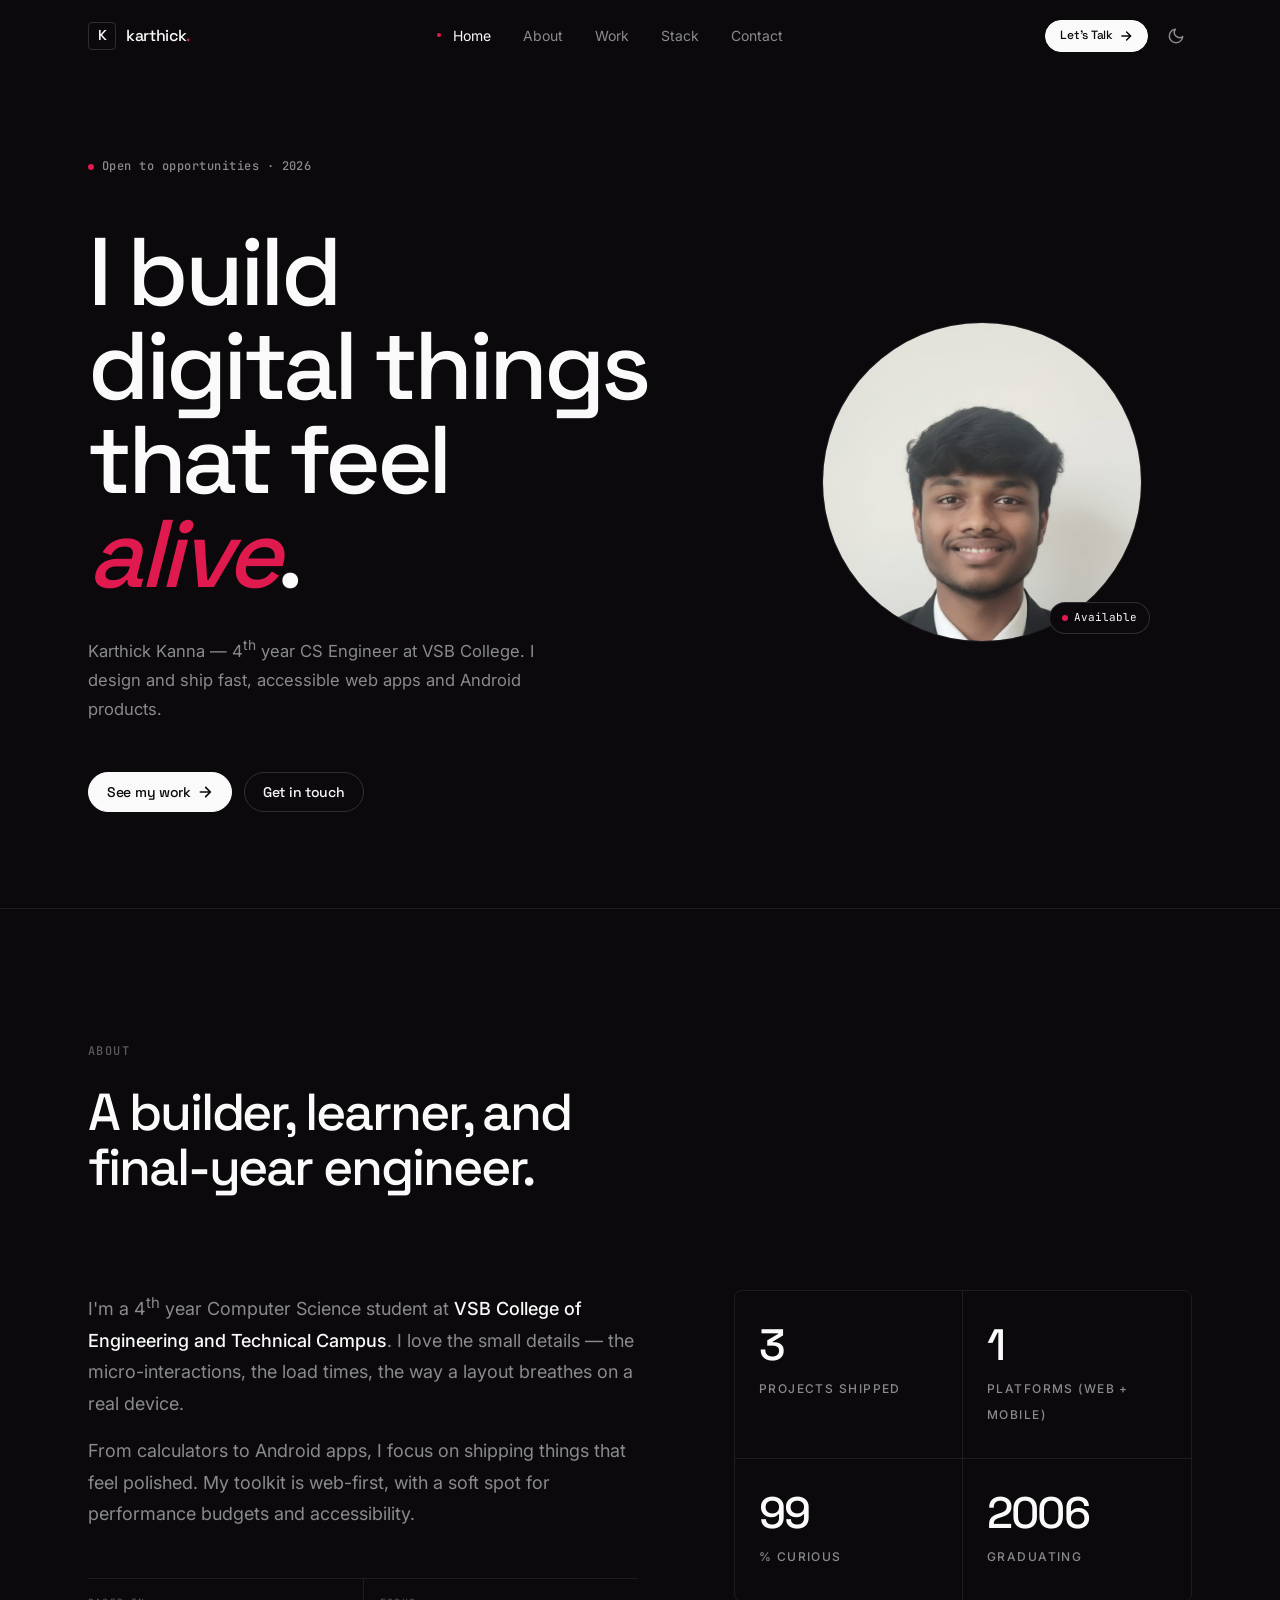
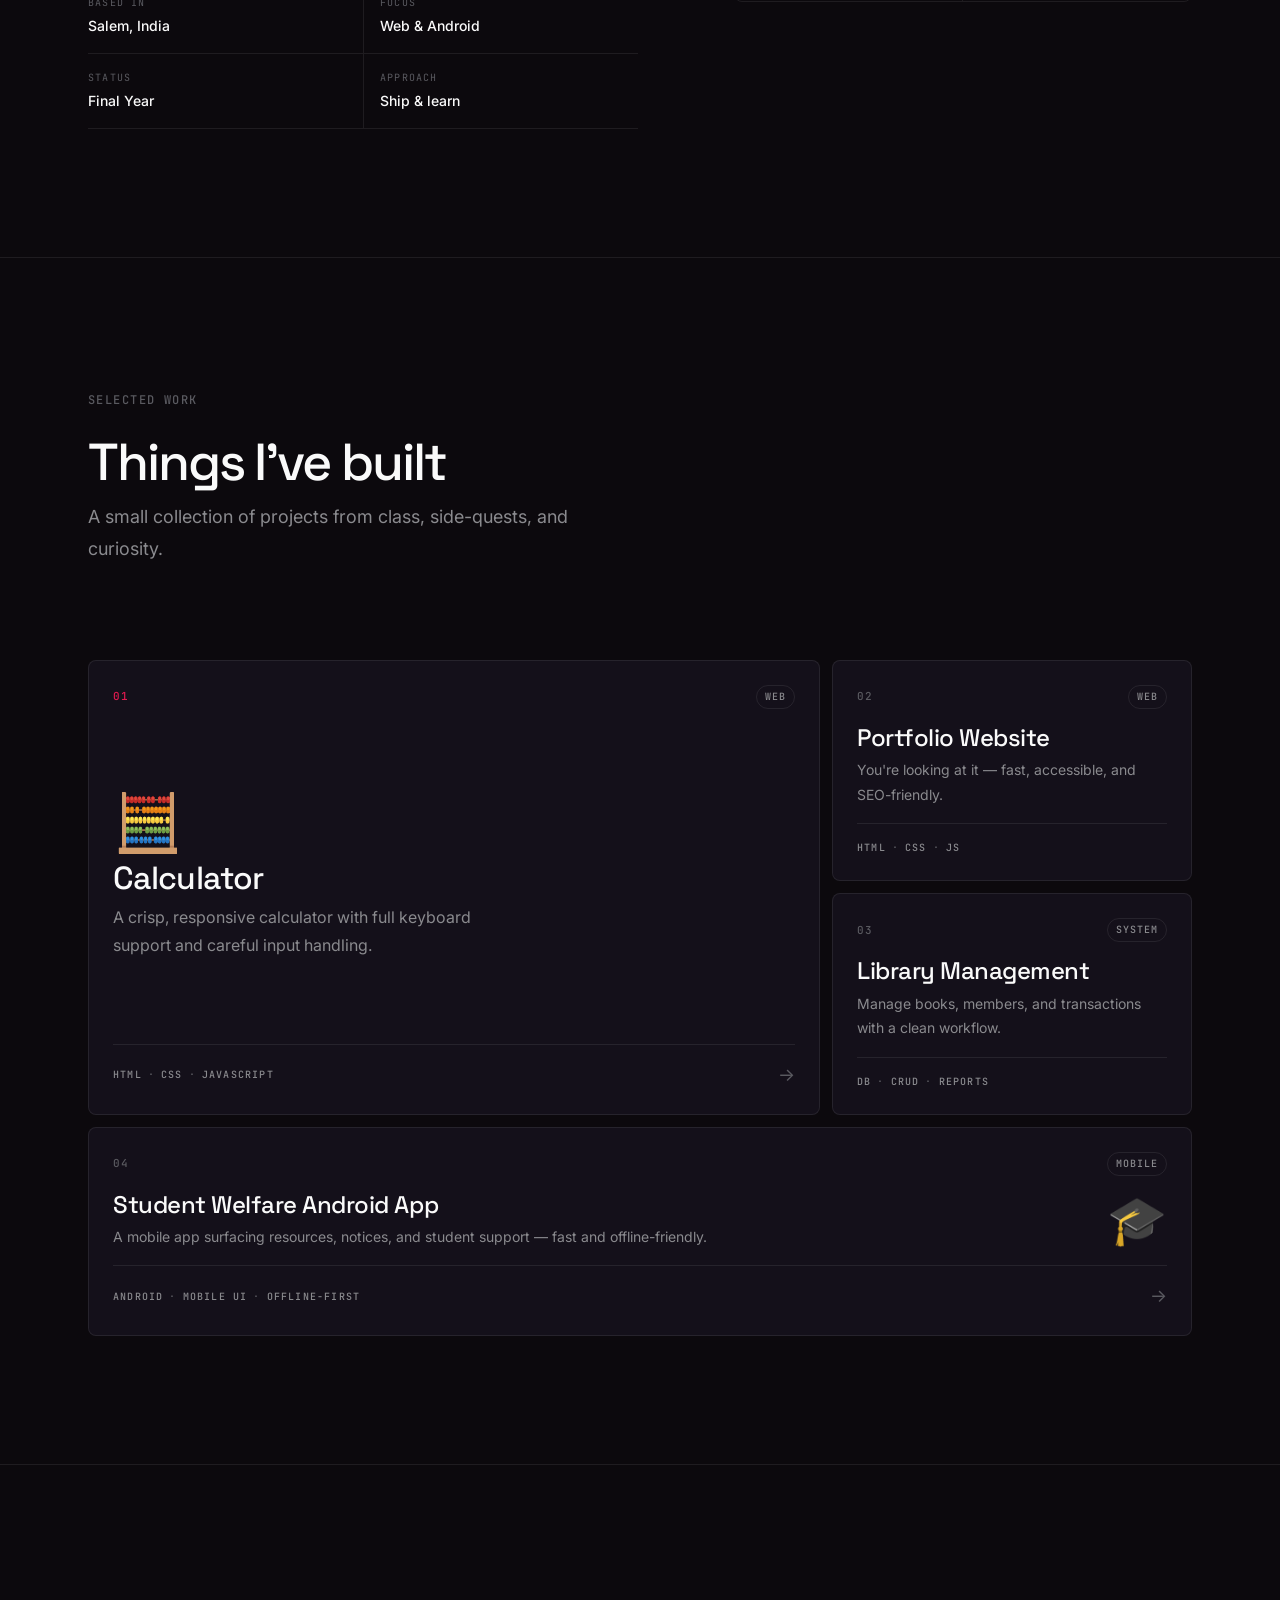
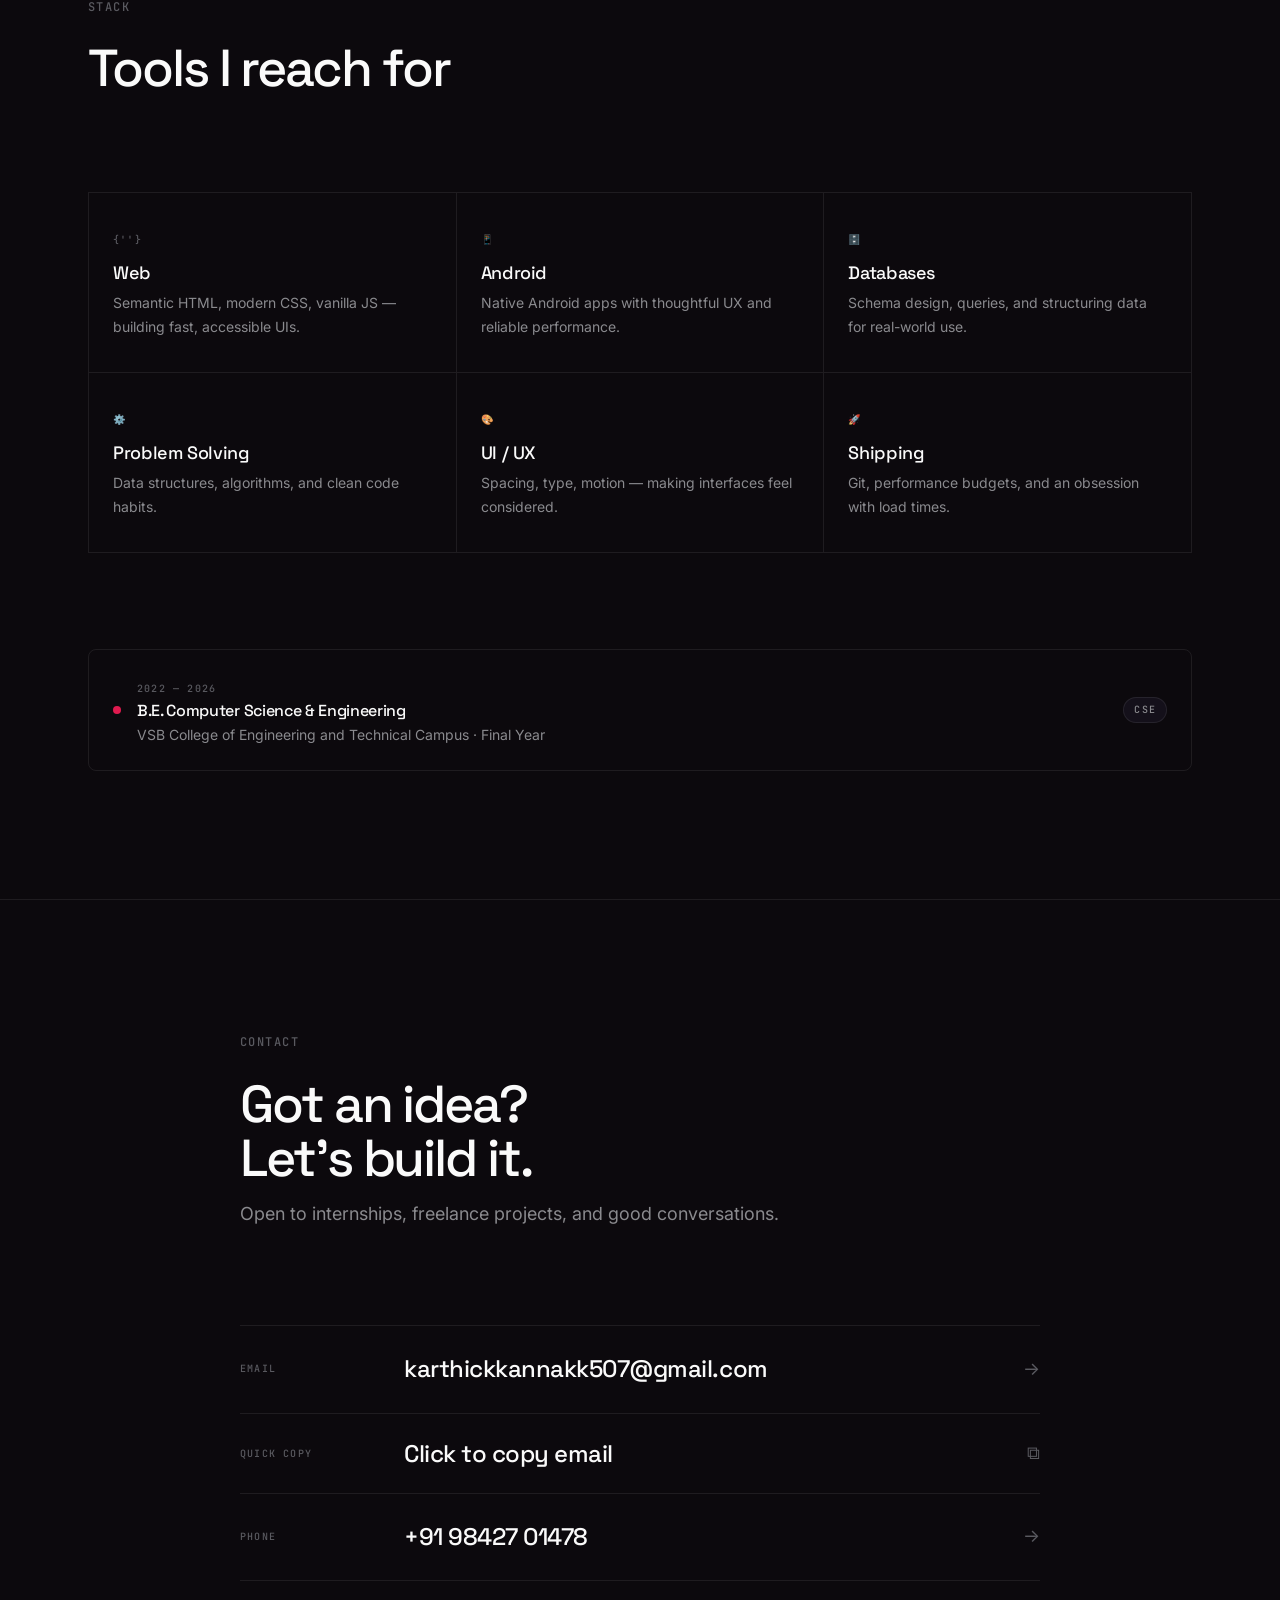
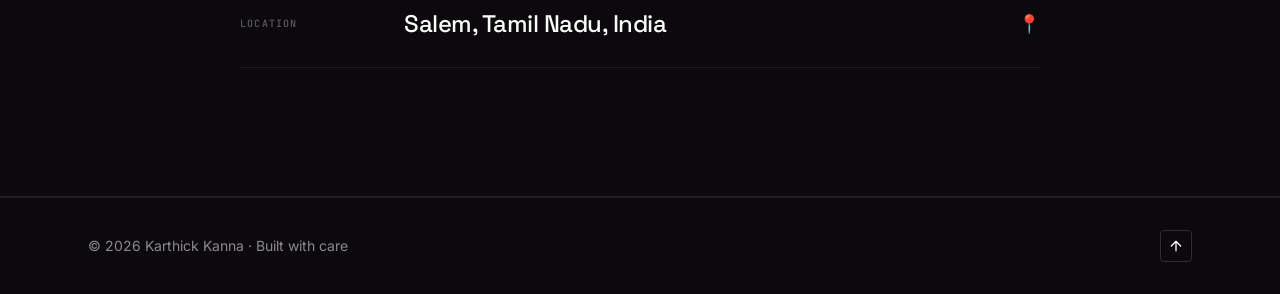
<file: index.html>
<!DOCTYPE html>
<html lang="en" data-theme="dark">
<head>
    <meta charset="UTF-8">
    <meta name="viewport" content="width=device-width, initial-scale=1.0, viewport-fit=cover">
    <meta name="theme-color" content="#0c090d" media="(prefers-color-scheme: dark)">
    <meta name="theme-color" content="#FAFAF9" media="(prefers-color-scheme: light)">
    <meta http-equiv="X-Content-Type-Options" content="nosniff">
    <meta http-equiv="Referrer-Policy" content="strict-origin-when-cross-origin">
    <meta http-equiv="Permissions-Policy" content="geolocation=(), microphone=(), camera=()">

    <title>Karthick Kanna | Computer Science Engineer Portfolio</title>
    <meta name="description" content="Portfolio of Karthick Kanna, a 4th year Computer Science Engineering student at VSB College. Showcasing projects in web development and Android app development.">
    <meta name="keywords" content="Karthick Kanna, portfolio, computer science, software engineer, web developer, Android developer, VSB College, Salem">
    <meta name="author" content="Karthick Kanna">
    <meta name="robots" content="index, follow">
    <link rel="canonical" href="/">

    <meta property="og:type" content="website">
    <meta property="og:title" content="Karthick Kanna | CS Engineer Portfolio">
    <meta property="og:description" content="Computer Science Engineering student passionate about building web and mobile experiences.">
    <meta property="og:url" content="/">
    <meta property="og:site_name" content="Karthick Kanna Portfolio">
    <meta property="og:locale" content="en_US">

    <meta name="twitter:card" content="summary_large_image">
    <meta name="twitter:title" content="Karthick Kanna | CS Engineer Portfolio">
    <meta name="twitter:description" content="Computer Science Engineering student passionate about building web and mobile experiences.">

    <link rel="icon" type="image/svg+xml" href="data:image/svg+xml,%3Csvg xmlns='http://www.w3.org/2000/svg' viewBox='0 0 100 100'%3E%3Cdefs%3E%3ClinearGradient id='g' x1='0' y1='0' x2='1' y2='1'%3E%3Cstop offset='0' stop-color='%23e01a4f'/%3E%3Cstop offset='1' stop-color='%23f15946'/%3E%3C/linearGradient%3E%3C/defs%3E%3Crect width='100' height='100' rx='22' fill='url(%23g)'/%3E%3Ctext x='50' y='68' text-anchor='middle' font-family='system-ui' font-size='58' font-weight='800' fill='white'%3EK%3C/text%3E%3C/svg%3E">
    <link rel="preconnect" href="https://fonts.googleapis.com">
    <link rel="preconnect" href="https://fonts.gstatic.com" crossorigin>
    <link rel="preload" as="style" href="https://fonts.googleapis.com/css2?family=Space+Grotesk:wght@400;500;600;700&family=Inter:wght@400;500;600;700&family=JetBrains+Mono:wght@400;500&display=swap">
    <link rel="stylesheet" href="https://fonts.googleapis.com/css2?family=Space+Grotesk:wght@400;500;600;700&family=Inter:wght@400;500;600;700&family=JetBrains+Mono:wght@400;500&display=swap" media="print" onload="this.media='all'">
    <noscript><link rel="stylesheet" href="https://fonts.googleapis.com/css2?family=Space+Grotesk:wght@400;500;600;700&family=Inter:wght@400;500;600;700&family=JetBrains+Mono:wght@400;500&display=swap"></noscript>

    <link rel="stylesheet" href="styles.css">

    <script type="application/ld+json">
    {
        "@context": "https://schema.org",
        "@type": "Person",
        "name": "Karthick Kanna",
        "jobTitle": "Computer Science Engineering Student",
        "url": "/",
        "email": "mailto:karthickkannakk507@gmail.com",
        "telephone": "+91-9842701478",
        "address": { "@type": "PostalAddress", "addressLocality": "Salem", "addressCountry": "IN" },
        "alumniOf": { "@type": "CollegeOrUniversity", "name": "VSB College of Engineering and Technical Campus" }
    }
    </script>
</head>
<body>
    <a href="#main" class="skip-link">Skip to main content</a>

    <header class="header" id="header">
        <nav class="nav container" aria-label="Primary">
            <a href="#home" class="logo" aria-label="Karthick Kanna - Home">
                <span class="logo-mark" aria-hidden="true">K</span>
                <span class="logo-text">karthick<span class="logo-dot">.</span></span>
            </a>
            <ul class="nav-list" id="nav-list">
                <li><a href="#home" class="nav-link active">Home</a></li>
                <li><a href="#about" class="nav-link">About</a></li>
                <li><a href="#work" class="nav-link">Work</a></li>
                <li><a href="#stack" class="nav-link">Stack</a></li>
                <li><a href="#contact" class="nav-link">Contact</a></li>
            </ul>
            <div class="nav-actions">
                <a href="#contact" class="btn btn-primary btn-sm magnetic">
                    Let's Talk
                    <svg width="14" height="14" viewBox="0 0 24 24" fill="none" stroke="currentColor" stroke-width="2.5" stroke-linecap="round" stroke-linejoin="round" aria-hidden="true"><path d="M5 12h14M13 5l7 7-7 7"/></svg>
                </a>
                <button id="theme-toggle" class="icon-btn" aria-label="Toggle color theme" type="button">
                    <svg class="icon-sun" width="18" height="18" viewBox="0 0 24 24" fill="none" stroke="currentColor" stroke-width="2" stroke-linecap="round" stroke-linejoin="round" aria-hidden="true"><circle cx="12" cy="12" r="4"/><path d="M12 2v2M12 20v2M4.93 4.93l1.41 1.41M17.66 17.66l1.41 1.41M2 12h2M20 12h2M4.93 19.07l1.41-1.41M17.66 6.34l1.41-1.41"/></svg>
                    <svg class="icon-moon" width="18" height="18" viewBox="0 0 24 24" fill="none" stroke="currentColor" stroke-width="2" stroke-linecap="round" stroke-linejoin="round" aria-hidden="true"><path d="M21 12.79A9 9 0 1 1 11.21 3 7 7 0 0 0 21 12.79z"/></svg>
                </button>
                <button id="menu-toggle" class="icon-btn menu-toggle" aria-label="Toggle navigation menu" aria-expanded="false" aria-controls="nav-list" type="button">
                    <span></span><span></span><span></span>
                </button>
            </div>
        </nav>
    </header>

    <main id="main">
        <!-- HERO -->
        <section id="home" class="hero">
            <div class="container hero-inner">
                <div class="hero-content">
                    <span class="chip reveal">
                        <span class="status-dot" aria-hidden="true"></span>
                        Open to opportunities · 2026
                    </span>
                    <h1 class="hero-title reveal">
                        <span class="line">I build</span>
                        <span class="line">digital things</span>
                        <span class="line">that feel <em>alive</em>.</span>
                    </h1>
                    <p class="hero-subtitle reveal">
                        Karthick Kanna — 4<sup>th</sup> year CS Engineer at VSB College.
                        I design and ship fast, accessible web apps and Android products.
                    </p>
                    <div class="hero-cta reveal">
                        <a href="#work" class="btn btn-primary magnetic">
                            See my work
                            <svg width="16" height="16" viewBox="0 0 24 24" fill="none" stroke="currentColor" stroke-width="2.5" stroke-linecap="round" stroke-linejoin="round" aria-hidden="true"><path d="M5 12h14M13 5l7 7-7 7"/></svg>
                        </a>
                        <a href="#contact" class="btn btn-ghost magnetic">Get in touch</a>
                    </div>
                </div>

                <figure class="hero-portrait reveal" aria-label="Karthick Kanna portrait">
                    <div class="portrait-img-wrap">
                        <img src="kk.jpeg"
                             alt="Karthick Kanna — Computer Science Engineering student"
                             width="420" height="420"
                             loading="eager" fetchpriority="high">
                    </div>
                    <span class="portrait-badge">
                        <span class="portrait-badge-dot" aria-hidden="true"></span>
                        Available
                    </span>
                </figure>
            </div>
        </section>

        <!-- ABOUT -->
        <section id="about" class="section">
            <div class="container">
                <header class="section-head section-head-left reveal">
                    <span class="eyebrow">About</span>
                    <h2 class="section-title">
                        A builder, learner, and<br>
                        final-year engineer.
                    </h2>
                </header>

                <div class="about-grid">
                    <div class="about-text reveal">
                        <p>
                            I'm a 4<sup>th</sup> year Computer Science student at
                            <strong>VSB College of Engineering and Technical Campus</strong>.
                            I love the small details — the micro-interactions, the load times,
                            the way a layout breathes on a real device.
                        </p>
                        <p>
                            From calculators to Android apps, I focus on shipping things that
                            feel polished. My toolkit is web-first, with a soft spot for
                            performance budgets and accessibility.
                        </p>

                        <ul class="about-meta">
                            <li><span>Based in</span><strong>Salem, India</strong></li>
                            <li><span>Focus</span><strong>Web & Android</strong></li>
                            <li><span>Status</span><strong>Final Year</strong></li>
                            <li><span>Approach</span><strong>Ship & learn</strong></li>
                        </ul>
                    </div>

                    <aside class="stat-grid reveal" aria-label="Quick stats">
                        <div class="stat-card stat-card-violet">
                            <span class="stat-num" data-count="4">0</span>
                            <span class="stat-label">Projects shipped</span>
                        </div>
                        <div class="stat-card stat-card-pink">
                            <span class="stat-num" data-count="2">0</span>
                            <span class="stat-label">Platforms (web + mobile)</span>
                        </div>
                        <div class="stat-card stat-card-cyan">
                            <span class="stat-num" data-count="100">0</span>
                            <span class="stat-label">% curious</span>
                        </div>
                        <div class="stat-card stat-card-lime">
                            <span class="stat-num" data-count="2026">2026</span>
                            <span class="stat-label">Graduating</span>
                        </div>
                    </aside>
                </div>
            </div>
        </section>

        <!-- WORK / PROJECTS -->
        <section id="work" class="section section-alt">
            <div class="container">
                <header class="section-head reveal">
                    <span class="eyebrow">Selected Work</span>
                    <h2 class="section-title">Things I've built</h2>
                    <p class="section-sub">A small collection of projects from class, side-quests, and curiosity.</p>
                </header>

                <div class="work-grid">
                    <!-- Feature: Calculator (4 cols × 2 rows) -->
                    <article class="work-card work-card-feature reveal" data-accent="violet">
                        <header class="work-head">
                            <span class="work-num">01</span>
                            <span class="work-cat">Web</span>
                        </header>
                        <div class="work-body">
                            <span class="work-emoji" aria-hidden="true">🧮</span>
                            <h3>Calculator</h3>
                            <p>A crisp, responsive calculator with full keyboard support and careful input handling.</p>
                        </div>
                        <footer class="work-foot">
                            <ul class="tags" aria-label="Tech stack">
                                <li>HTML</li><li>CSS</li><li>JavaScript</li>
                            </ul>
                            <span class="work-arrow" aria-hidden="true">→</span>
                        </footer>
                    </article>

                    <!-- Compact: Portfolio (2 cols × 1 row) -->
                    <article class="work-card work-card-sm reveal" data-accent="pink">
                        <header class="work-head">
                            <span class="work-num">02</span>
                            <span class="work-cat">Web</span>
                        </header>
                        <div class="work-body">
                            <h3>Portfolio Website</h3>
                            <p>You're looking at it — fast, accessible, and SEO-friendly.</p>
                        </div>
                        <footer class="work-foot">
                            <ul class="tags" aria-label="Tech stack">
                                <li>HTML</li><li>CSS</li><li>JS</li>
                            </ul>
                        </footer>
                    </article>

                    <!-- Compact: Library (2 cols × 1 row) -->
                    <article class="work-card work-card-sm reveal" data-accent="cyan">
                        <header class="work-head">
                            <span class="work-num">03</span>
                            <span class="work-cat">System</span>
                        </header>
                        <div class="work-body">
                            <h3>Library Management</h3>
                            <p>Manage books, members, and transactions with a clean workflow.</p>
                        </div>
                        <footer class="work-foot">
                            <ul class="tags" aria-label="Tech stack">
                                <li>DB</li><li>CRUD</li><li>Reports</li>
                            </ul>
                        </footer>
                    </article>

                    <!-- Wide: Android (6 cols × 1 row) -->
                    <article class="work-card work-card-wide reveal" data-accent="lime">
                        <header class="work-head">
                            <span class="work-num">04</span>
                            <span class="work-cat">Mobile</span>
                        </header>
                        <div class="work-body work-body-split">
                            <div class="work-body-text">
                                <h3>Student Welfare Android App</h3>
                                <p>A mobile app surfacing resources, notices, and student support — fast and offline-friendly.</p>
                            </div>
                            <span class="work-emoji" aria-hidden="true">🎓</span>
                        </div>
                        <footer class="work-foot">
                            <ul class="tags" aria-label="Tech stack">
                                <li>Android</li><li>Mobile UI</li><li>Offline-first</li>
                            </ul>
                            <span class="work-arrow" aria-hidden="true">→</span>
                        </footer>
                    </article>
                </div>
            </div>
        </section>

        <!-- STACK / SKILLS -->
        <section id="stack" class="section">
            <div class="container">
                <header class="section-head reveal">
                    <span class="eyebrow">Stack</span>
                    <h2 class="section-title">Tools I reach for</h2>
                </header>

                <div class="stack-grid">
                    <article class="stack-card reveal" data-accent="violet">
                        <span class="stack-icon" aria-hidden="true">{'</>'}</span>
                        <h3>Web</h3>
                        <p>Semantic HTML, modern CSS, vanilla JS — building fast, accessible UIs.</p>
                    </article>
                    <article class="stack-card reveal" data-accent="pink">
                        <span class="stack-icon" aria-hidden="true">📱</span>
                        <h3>Android</h3>
                        <p>Native Android apps with thoughtful UX and reliable performance.</p>
                    </article>
                    <article class="stack-card reveal" data-accent="cyan">
                        <span class="stack-icon" aria-hidden="true">🗄️</span>
                        <h3>Databases</h3>
                        <p>Schema design, queries, and structuring data for real-world use.</p>
                    </article>
                    <article class="stack-card reveal" data-accent="lime">
                        <span class="stack-icon" aria-hidden="true">⚙️</span>
                        <h3>Problem Solving</h3>
                        <p>Data structures, algorithms, and clean code habits.</p>
                    </article>
                    <article class="stack-card reveal" data-accent="orange">
                        <span class="stack-icon" aria-hidden="true">🎨</span>
                        <h3>UI / UX</h3>
                        <p>Spacing, type, motion — making interfaces feel considered.</p>
                    </article>
                    <article class="stack-card reveal" data-accent="violet">
                        <span class="stack-icon" aria-hidden="true">🚀</span>
                        <h3>Shipping</h3>
                        <p>Git, performance budgets, and an obsession with load times.</p>
                    </article>
                </div>

                <!-- Education strip -->
                <aside class="edu-strip reveal" aria-label="Education">
                    <div class="edu-dot" aria-hidden="true"></div>
                    <div class="edu-text">
                        <span class="edu-year">2022 — 2026</span>
                        <h3>B.E. Computer Science &amp; Engineering</h3>
                        <p>VSB College of Engineering and Technical Campus · Final Year</p>
                    </div>
                    <span class="edu-pill">CSE</span>
                </aside>
            </div>
        </section>

        <!-- CONTACT -->
        <section id="contact" class="section section-dark">
            <div class="container">
                <div class="contact-wrap">
                    <header class="section-head section-head-left reveal">
                        <span class="eyebrow">Contact</span>
                        <h2 class="section-title">
                            Got an idea?<br>
                            Let's build it.
                        </h2>
                        <p class="section-sub">
                            Open to internships, freelance projects, and good conversations.
                        </p>
                    </header>

                    <div class="contact-grid">
                        <a class="contact-card reveal magnetic" href="mailto:karthickkannakk507@gmail.com">
                            <span class="contact-label">Email</span>
                            <span class="contact-value">karthickkannakk507@gmail.com</span>
                            <span class="contact-arrow" aria-hidden="true">→</span>
                        </a>
                        <button class="contact-card contact-card-btn reveal magnetic" type="button" data-copy="karthickkannakk507@gmail.com" id="copyEmail">
                            <span class="contact-label">Quick copy</span>
                            <span class="contact-value">Click to copy email</span>
                            <span class="contact-arrow" aria-hidden="true">⧉</span>
                        </button>
                        <a class="contact-card reveal magnetic" href="tel:+919842701478">
                            <span class="contact-label">Phone</span>
                            <span class="contact-value">+91 98427 01478</span>
                            <span class="contact-arrow" aria-hidden="true">→</span>
                        </a>
                        <div class="contact-card contact-card-static reveal">
                            <span class="contact-label">Location</span>
                            <span class="contact-value">Salem, Tamil Nadu, India</span>
                            <span class="contact-arrow" aria-hidden="true">📍</span>
                        </div>
                    </div>
                </div>
            </div>
        </section>
    </main>

    <footer class="footer">
        <div class="container footer-inner">
            <p>&copy; <span id="year"></span> Karthick Kanna · Built with care</p>
            <a href="#home" class="back-to-top magnetic" aria-label="Back to top">
                <svg width="16" height="16" viewBox="0 0 24 24" fill="none" stroke="currentColor" stroke-width="2" stroke-linecap="round" stroke-linejoin="round" aria-hidden="true"><path d="M12 19V5M5 12l7-7 7 7"/></svg>
            </a>
        </div>
    </footer>

    <div class="toast" id="toast" role="status" aria-live="polite"></div>

    <script src="script.js" defer></script>
</body>
</html>
</file>
<file: styles.css>
/* ============================================================
   MINIMALIST DESIGN SYSTEM
   Clean. Editorial. Quiet.
   ============================================================ */

:root {
    /* Surfaces */
    --bg: #0c090d;
    --bg-elevated: #14101a;
    --bg-inverse: #fafafa;

    /* Text */
    --text: #fafafa;
    --text-dim: #8a8a8e;
    --text-faint: #5a5a60;

    /* Lines */
    --line: rgba(255, 255, 255, 0.08);
    --line-strong: rgba(255, 255, 255, 0.15);

    /* Accent — used sparingly */
    --accent: #e01a4f;
    --accent-dim: #b8163f;

    /* Typography */
    --font-sans: 'Inter', system-ui, -apple-system, 'Segoe UI', sans-serif;
    --font-display: 'Space Grotesk', system-ui, -apple-system, sans-serif;
    --font-mono: 'JetBrains Mono', ui-monospace, 'SF Mono', Menlo, monospace;

    --text-xs: 0.75rem;
    --text-sm: 0.875rem;
    --text-base: 1rem;
    --text-lg: 1.125rem;
    --text-xl: 1.5rem;
    --text-2xl: 2rem;
    --text-3xl: 3rem;
    --text-4xl: 4.5rem;
    --text-5xl: 6.5rem;

    --leading-tight: 1.05;
    --leading-snug: 1.3;
    --leading-normal: 1.6;
    --leading-relaxed: 1.75;

    --tracking-tighter: -0.04em;
    --tracking-tight: -0.02em;
    --tracking-normal: 0;
    --tracking-wide: 0.04em;
    --tracking-widest: 0.12em;

    /* Spacing */
    --space-1: 0.25rem;
    --space-2: 0.5rem;
    --space-3: 0.75rem;
    --space-4: 1rem;
    --space-5: 1.5rem;
    --space-6: 2rem;
    --space-7: 3rem;
    --space-8: 4rem;
    --space-9: 6rem;
    --space-10: 8rem;
    --space-11: 12rem;

    --gutter: clamp(1.5rem, 4vw, 3rem);

    /* Radius */
    --r-sm: 4px;
    --r-md: 8px;
    --r-lg: 12px;
    --r-full: 999px;

    /* Motion */
    --ease-out: cubic-bezier(0.22, 1, 0.36, 1);
    --duration-fast: 150ms;
    --duration-base: 250ms;
    --duration-slow: 500ms;

    /* Layout */
    --max-w: 1200px;
    --header-h: 72px;
}

[data-theme="light"] {
    --bg: #fafaf9;
    --bg-elevated: #ffffff;
    --bg-inverse: #0c090d;

    --text: #0a0a0a;
    --text-dim: #5a5a60;
    --text-faint: #8a8a8e;

    --line: rgba(0, 0, 0, 0.08);
    --line-strong: rgba(0, 0, 0, 0.15);

    --accent: #b8163f;
    --accent-dim: #921030;
}

/* ============================================================
   BASE
   ============================================================ */
* { box-sizing: border-box; }

*::selection { background: var(--accent); color: var(--bg); }

html {
    scroll-behavior: smooth;
    -webkit-text-size-adjust: 100%;
    scroll-padding-top: var(--header-h);
}

@media (prefers-reduced-motion: reduce) {
    html { scroll-behavior: auto; }
    *, *::before, *::after {
        animation-duration: 0.01ms !important;
        animation-iteration-count: 1 !important;
        transition-duration: 0.01ms !important;
    }
}

body {
    margin: 0;
    font-family: var(--font-sans);
    font-size: var(--text-base);
    line-height: var(--leading-normal);
    background: var(--bg);
    color: var(--text);
    -webkit-font-smoothing: antialiased;
    -moz-osx-font-smoothing: grayscale;
    overflow-x: hidden;
    min-height: 100vh;
    transition: background 0.3s var(--ease-out), color 0.3s var(--ease-out);
}

img, svg { display: block; max-width: 100%; }
a { color: inherit; text-decoration: none; }
button { font-family: inherit; cursor: pointer; }

h1, h2, h3, h4, h5 {
    font-family: var(--font-display);
    font-weight: 500;
    line-height: var(--leading-tight);
    letter-spacing: var(--tracking-tighter);
    margin: 0;
}

p { margin: 0; }

.container {
    width: 100%;
    max-width: var(--max-w);
    margin: 0 auto;
    padding: 0 var(--gutter);
}

.skip-link {
    position: absolute;
    top: -100px;
    left: 16px;
    background: var(--text);
    color: var(--bg);
    padding: 8px 16px;
    border-radius: var(--r-sm);
    z-index: 1000;
    font-weight: 500;
    transition: top 0.2s var(--ease-out);
}
.skip-link:focus { top: 16px; }

:focus-visible {
    outline: 1px solid var(--text);
    outline-offset: 4px;
    border-radius: 2px;
}

/* ============================================================
   NAV
   ============================================================ */
.header {
    position: fixed;
    top: 0;
    left: 0;
    right: 0;
    z-index: 100;
    height: var(--header-h);
    background: transparent;
    border-bottom: 1px solid transparent;
    transition: border-color 0.3s var(--ease-out);
}
.header.scrolled { border-bottom-color: var(--line); }

.nav {
    display: flex;
    align-items: center;
    justify-content: space-between;
    height: 100%;
    max-width: var(--max-w);
    margin: 0 auto;
    padding: 0 var(--gutter);
}

.logo {
    display: flex;
    align-items: center;
    gap: 10px;
    font-family: var(--font-display);
    font-weight: 500;
    font-size: 1rem;
    letter-spacing: var(--tracking-tight);
}
.logo-mark {
    width: 28px; height: 28px;
    display: grid;
    place-items: center;
    border: 1px solid var(--line-strong);
    border-radius: var(--r-sm);
    font-weight: 500;
    font-size: 0.9rem;
    transition: border-color 0.2s var(--ease-out);
}
.logo:hover .logo-mark { border-color: var(--text); }
.logo-dot { color: var(--accent); }

.nav-list {
    list-style: none;
    margin: 0;
    padding: 0;
    display: flex;
    gap: 32px;
}
.nav-link {
    font-size: var(--text-sm);
    color: var(--text-dim);
    transition: color 0.2s var(--ease-out);
    position: relative;
}
.nav-link:hover { color: var(--text); }
.nav-link.active { color: var(--text); }
.nav-link.active::before {
    content: '';
    position: absolute;
    left: -16px;
    top: 50%;
    transform: translateY(-50%);
    width: 4px;
    height: 4px;
    background: var(--accent);
    border-radius: 50%;
}

.nav-actions {
    display: flex;
    align-items: center;
    gap: 12px;
}

.icon-btn {
    width: 32px; height: 32px;
    display: grid;
    place-items: center;
    background: transparent;
    border: 0;
    border-radius: var(--r-sm);
    color: var(--text-dim);
    transition: color 0.2s var(--ease-out);
}
.icon-btn:hover { color: var(--text); }

#theme-toggle .icon-moon { display: none; }
[data-theme="dark"] #theme-toggle .icon-sun { display: none; }
[data-theme="dark"] #theme-toggle .icon-moon { display: block; }

.menu-toggle { display: none; flex-direction: column; gap: 5px; padding: 8px; }
.menu-toggle span {
    width: 18px;
    height: 1px;
    background: var(--text);
    transition: transform 0.3s var(--ease-out), opacity 0.2s;
}
.menu-toggle[aria-expanded="true"] span:nth-child(1) { transform: translateY(6px) rotate(45deg); }
.menu-toggle[aria-expanded="true"] span:nth-child(2) { opacity: 0; }
.menu-toggle[aria-expanded="true"] span:nth-child(3) { transform: translateY(-6px) rotate(-45deg); }

/* ============================================================
   BUTTONS
   ============================================================ */
.btn {
    display: inline-flex;
    align-items: center;
    gap: 6px;
    height: 40px;
    padding: 0 18px;
    border: 1px solid var(--line-strong);
    border-radius: var(--r-full);
    background: transparent;
    color: var(--text);
    font-family: var(--font-display);
    font-weight: 500;
    font-size: var(--text-sm);
    letter-spacing: var(--tracking-tight);
    transition: background 0.2s var(--ease-out), color 0.2s var(--ease-out), border-color 0.2s var(--ease-out);
}
.btn-sm { height: 32px; padding: 0 14px; font-size: var(--text-xs); }

.btn:hover { background: var(--text); color: var(--bg); border-color: var(--text); }

.btn-primary {
    background: var(--text);
    color: var(--bg);
    border-color: var(--text);
}
.btn-primary:hover {
    background: var(--accent);
    border-color: var(--accent);
    color: #fff;
}

.btn-ghost {}

/* ============================================================
   HERO
   ============================================================ */
.hero {
    min-height: 100vh;
    padding: calc(var(--header-h) + 80px) 0 var(--space-9);
    display: flex;
    flex-direction: column;
    justify-content: center;
    position: relative;
    border-bottom: 1px solid var(--line);
}

.hero-inner {
    display: grid;
    grid-template-columns: 1.4fr 1fr;
    gap: var(--space-9);
    align-items: center;
}

.chip {
    display: inline-flex;
    align-items: center;
    gap: 8px;
    font-family: var(--font-mono);
    font-size: var(--text-xs);
    font-weight: 500;
    color: var(--text-dim);
    margin-bottom: var(--space-7);
    letter-spacing: 0.04em;
}
.status-dot {
    width: 6px; height: 6px;
    border-radius: 50%;
    background: var(--accent);
}

.hero-title {
    font-size: clamp(2.75rem, 7.5vw, 6rem);
    font-weight: 500;
    line-height: 0.98;
    letter-spacing: -0.045em;
    margin: 0 0 var(--space-6);
}
.hero-title .line { display: block; }
.hero-title em {
    font-style: italic;
    font-family: var(--font-display);
    color: var(--accent);
}

.gradient-text { color: var(--text); }

.hero-subtitle {
    font-size: clamp(1rem, 1.3vw, 1.125rem);
    color: var(--text-dim);
    max-width: 480px;
    margin: 0 0 var(--space-7);
    line-height: var(--leading-relaxed);
}

.hero-cta {
    display: flex;
    gap: 12px;
    flex-wrap: wrap;
}

/* Hero portrait — clean, no decoration */
.hero-portrait {
    position: relative;
    width: 100%;
    max-width: 320px;
    aspect-ratio: 1;
    margin: 0 auto;
}
.portrait-img-wrap {
    position: relative;
    width: 100%;
    aspect-ratio: 1;
    border-radius: 50%;
    overflow: hidden;
    border: 1px solid var(--line);
}
.portrait-img-wrap img {
    width: 100%;
    height: 100%;
    object-fit: cover;
    object-position: center 22%;
    filter: grayscale(0.15) contrast(1.02);
}
.portrait-badge {
    display: inline-flex;
    align-items: center;
    gap: 6px;
    padding: 6px 12px;
    font-family: var(--font-mono);
    font-size: 11px;
    color: var(--text);
    position: absolute;
    bottom: 8px;
    right: -8px;
    background: var(--bg);
    border: 1px solid var(--line-strong);
    border-radius: var(--r-full);
    white-space: nowrap;
}
.portrait-badge-dot {
    width: 6px; height: 6px;
    border-radius: 50%;
    background: var(--accent);
}

@media (max-width: 480px) {
    .hero-portrait { max-width: 220px; }
    .portrait-badge { right: 0; bottom: 0; }
}

/* ============================================================
   SECTIONS
   ============================================================ */
.section {
    padding: var(--space-10) 0;
    position: relative;
    border-bottom: 1px solid var(--line);
}
.section-alt, .section-dark { background: transparent; }

.section-head {
    margin-bottom: var(--space-9);
    max-width: 720px;
}
.section-head-left { text-align: left; }

.eyebrow {
    display: inline-block;
    font-family: var(--font-mono);
    font-size: var(--text-xs);
    font-weight: 500;
    text-transform: uppercase;
    letter-spacing: var(--tracking-widest);
    color: var(--text-faint);
    margin-bottom: var(--space-5);
}
.eyebrow::before { display: none; }
.eyebrow-pink, .eyebrow-cyan, .eyebrow-lime { color: var(--text-faint); }

.section-title {
    font-size: clamp(2rem, 4.5vw, 3.25rem);
    font-weight: 500;
    letter-spacing: var(--tracking-tighter);
    line-height: 1.05;
    margin: 0 0 var(--space-3);
}

.section-sub {
    font-size: var(--text-lg);
    color: var(--text-dim);
    max-width: 540px;
    line-height: var(--leading-relaxed);
    margin: 0;
}

/* ============================================================
   ABOUT
   ============================================================ */
.about-grid {
    display: grid;
    grid-template-columns: 1.2fr 1fr;
    gap: var(--space-9);
    align-items: start;
}
.about-text p {
    color: var(--text-dim);
    font-size: var(--text-lg);
    margin: 0 0 var(--space-4);
    line-height: var(--leading-relaxed);
}
.about-text strong { color: var(--text); font-weight: 500; }

.about-meta {
    list-style: none;
    padding: 0;
    margin: var(--space-7) 0 0;
    display: grid;
    grid-template-columns: repeat(2, 1fr);
    border-top: 1px solid var(--line);
}
.about-meta li {
    display: flex;
    flex-direction: column;
    gap: 4px;
    padding: var(--space-4) var(--space-4) var(--space-4) 0;
    border-bottom: 1px solid var(--line);
}
.about-meta li:nth-child(odd) { padding-right: var(--space-4); }
.about-meta li:nth-child(even) { padding-left: var(--space-4); border-left: 1px solid var(--line); }
.about-meta span {
    font-family: var(--font-mono);
    font-size: 10px;
    color: var(--text-faint);
    text-transform: uppercase;
    letter-spacing: var(--tracking-widest);
}
.about-meta strong { font-size: var(--text-sm); color: var(--text); font-weight: 500; }

.stat-grid {
    display: grid;
    grid-template-columns: 1fr 1fr;
    border: 1px solid var(--line);
    border-radius: var(--r-md);
    overflow: hidden;
}
.stat-card {
    position: relative;
    padding: var(--space-6) var(--space-5);
    background: transparent;
    border: 0;
    border-right: 1px solid var(--line);
    border-bottom: 1px solid var(--line);
    border-radius: 0;
    transition: background 0.2s var(--ease-out);
    overflow: visible;
}
.stat-card:hover { background: var(--bg-elevated); }
.stat-card::before { display: none; }
.stat-card:nth-child(2n) { border-right: 0; }
.stat-card:nth-last-child(-n+2) { border-bottom: 0; }

.stat-card-violet, .stat-card-pink, .stat-card-cyan, .stat-card-lime {
    --accent: var(--text);
}

.stat-num {
    display: block;
    font-family: var(--font-display);
    font-size: clamp(2rem, 4vw, 2.75rem);
    font-weight: 500;
    line-height: 1;
    letter-spacing: var(--tracking-tighter);
    margin-bottom: var(--space-2);
    color: var(--text);
    background: none;
    -webkit-text-fill-color: var(--text);
}
.stat-label {
    font-size: var(--text-xs);
    color: var(--text-dim);
    text-transform: uppercase;
    letter-spacing: var(--tracking-widest);
    font-weight: 500;
}

/* ============================================================
   WORK — Bento
   ============================================================ */
.work-grid {
    display: grid;
    grid-template-columns: repeat(6, 1fr);
    grid-auto-rows: minmax(180px, auto);
    gap: 12px;
}

.work-card {
    position: relative;
    display: flex;
    flex-direction: column;
    padding: var(--space-5);
    background: var(--bg-elevated);
    border: 1px solid var(--line);
    border-radius: var(--r-md);
    transition: background 0.25s var(--ease-out), border-color 0.25s var(--ease-out), transform 0.25s var(--ease-out);
    overflow: hidden;
}
.work-card:hover {
    background: var(--bg);
    border-color: var(--line-strong);
    transform: translateY(-2px);
}

.work-card[data-accent="violet"],
.work-card[data-accent="pink"],
.work-card[data-accent="cyan"],
.work-card[data-accent="lime"] { --card-gradient: none; }

/* Bento sizes */
.work-card-feature {
    grid-column: span 4;
    grid-row: span 2;
}
.work-card-sm {
    grid-column: span 2;
    grid-row: span 1;
}
.work-card-wide {
    grid-column: span 6;
    grid-row: span 1;
}

.work-head {
    display: flex;
    align-items: center;
    justify-content: space-between;
    margin-bottom: var(--space-4);
}

.work-num {
    font-family: var(--font-mono);
    font-size: 11px;
    font-weight: 500;
    color: var(--accent);
    letter-spacing: 0.1em;
}
.work-card-sm .work-num,
.work-card-wide .work-num { color: var(--text-faint); }

.work-cat {
    font-family: var(--font-mono);
    font-size: 10px;
    font-weight: 500;
    color: var(--text-dim);
    text-transform: uppercase;
    letter-spacing: 0.1em;
    padding: 3px 8px;
    border: 1px solid var(--line);
    border-radius: var(--r-full);
}

.work-body {
    flex: 1;
    display: flex;
    flex-direction: column;
    justify-content: center;
}

.work-emoji {
    font-size: 2.5rem;
    line-height: 1;
    margin-bottom: var(--space-3);
    filter: grayscale(0.15);
}
.work-card-feature .work-emoji { font-size: 3.5rem; }

.work-body h3 {
    font-size: var(--text-xl);
    font-weight: 500;
    margin: 0 0 var(--space-2);
    letter-spacing: var(--tracking-tight);
}
.work-card-feature .work-body h3 { font-size: var(--text-2xl); }

.work-body p {
    color: var(--text-dim);
    margin: 0;
    font-size: var(--text-sm);
    line-height: var(--leading-relaxed);
}
.work-card-feature .work-body p {
    font-size: var(--text-base);
    max-width: 380px;
}

.work-body-split {
    display: grid;
    grid-template-columns: 1fr auto;
    align-items: center;
    gap: var(--space-5);
}
.work-body-split .work-emoji { margin: 0; font-size: 3rem; }

.work-foot {
    display: flex;
    align-items: center;
    justify-content: space-between;
    gap: var(--space-3);
    margin-top: var(--space-4);
    padding-top: var(--space-4);
    border-top: 1px solid var(--line);
}

.work-arrow {
    font-size: var(--text-lg);
    color: var(--text-faint);
    transition: transform 0.25s var(--ease-out), color 0.25s var(--ease-out);
    flex-shrink: 0;
}
.work-card:hover .work-arrow {
    transform: translate(4px, -4px);
    color: var(--accent);
}

.tags {
    list-style: none;
    padding: 0;
    margin: 0;
    display: flex;
    flex-wrap: wrap;
    gap: 0;
    align-items: center;
}
.tags li {
    font-family: var(--font-mono);
    font-size: 10px;
    font-weight: 500;
    color: var(--text-dim);
    text-transform: uppercase;
    letter-spacing: var(--tracking-widest);
    padding: 0;
    background: transparent;
    border: 0;
    border-radius: 0;
}
.tags li:not(:last-child)::after {
    content: '·';
    margin: 0 6px;
    color: var(--text-faint);
}

/* ============================================================
   STACK
   ============================================================ */
.stack-grid {
    display: grid;
    grid-template-columns: repeat(3, 1fr);
    gap: 0;
    border-top: 1px solid var(--line);
    border-left: 1px solid var(--line);
}
.stack-card {
    position: relative;
    padding: var(--space-6) var(--space-5);
    background: transparent;
    border: 0;
    border-right: 1px solid var(--line);
    border-bottom: 1px solid var(--line);
    border-radius: 0;
    transition: background 0.2s var(--ease-out);
    overflow: visible;
}
.stack-card::after { display: none; }
.stack-card:hover { transform: none; background: var(--bg-elevated); }

.stack-card[data-accent="violet"],
.stack-card[data-accent="pink"],
.stack-card[data-accent="cyan"],
.stack-card[data-accent="lime"],
.stack-card[data-accent="orange"] { --accent: var(--text-dim); }

.stack-icon {
    display: inline-block;
    width: auto; height: auto;
    background: transparent;
    color: var(--text-faint);
    border-radius: 0;
    font-family: var(--font-mono);
    font-weight: 500;
    font-size: 10px;
    margin: 0 0 var(--space-4);
    padding: 0;
    text-transform: uppercase;
    letter-spacing: var(--tracking-widest);
    box-shadow: none;
}
.stack-card[data-accent="violet"] .stack-icon { color: var(--text-faint); }
.stack-card h3 { font-size: var(--text-lg); font-weight: 500; margin: 0 0 var(--space-2); letter-spacing: var(--tracking-tight); }
.stack-card p { color: var(--text-dim); font-size: var(--text-sm); margin: 0; line-height: var(--leading-relaxed); }

/* Education strip */
.edu-strip {
    display: flex;
    align-items: center;
    gap: var(--space-4);
    padding: var(--space-5);
    background: transparent;
    border: 1px solid var(--line);
    border-radius: var(--r-md);
    position: relative;
    margin-top: var(--space-9);
    overflow: visible;
}
.edu-strip::before { display: none; }
.edu-dot {
    width: 8px; height: 8px;
    border-radius: 50%;
    background: var(--accent);
    box-shadow: none;
    flex-shrink: 0;
    margin: 0;
}
.edu-text { flex: 1; }
.edu-year {
    font-family: var(--font-mono);
    font-size: 10px;
    color: var(--text-faint);
    text-transform: uppercase;
    letter-spacing: var(--tracking-widest);
    font-weight: 500;
}
.edu-text h3 { font-size: var(--text-base); font-weight: 500; margin: 4px 0; letter-spacing: var(--tracking-tight); }
.edu-text p { color: var(--text-dim); font-size: var(--text-sm); margin: 0; }
.edu-pill {
    font-family: var(--font-mono);
    font-size: 10px;
    font-weight: 500;
    padding: 4px 10px;
    background: var(--bg-elevated);
    border: 1px solid var(--line);
    border-radius: var(--r-full);
    color: var(--text-dim);
    text-transform: uppercase;
    letter-spacing: var(--tracking-widest);
}

/* ============================================================
   CONTACT
   ============================================================ */
.contact-wrap { max-width: 800px; margin: 0 auto; }

.contact-grid {
    display: flex;
    flex-direction: column;
    border-top: 1px solid var(--line);
}
.contact-card {
    position: relative;
    display: grid;
    grid-template-columns: 140px 1fr auto;
    align-items: center;
    gap: var(--space-5);
    padding: var(--space-5) 0;
    background: transparent;
    border: 0;
    border-bottom: 1px solid var(--line);
    border-radius: 0;
    text-align: left;
    cursor: pointer;
    transition: padding 0.25s var(--ease-out), color 0.2s var(--ease-out);
    overflow: visible;
    color: var(--text);
    font-family: inherit;
    width: 100%;
    text-decoration: none;
}
.contact-card::before { display: none; }
.contact-card:hover {
    transform: none;
    border-color: var(--line);
    background: transparent;
    padding-left: var(--space-3);
    padding-right: var(--space-3);
}
.contact-card:hover .contact-arrow { transform: translate(4px, -4px); color: var(--text); }
.contact-card-btn { cursor: pointer; }
.contact-label {
    font-family: var(--font-mono);
    font-size: 10px;
    text-transform: uppercase;
    letter-spacing: var(--tracking-widest);
    color: var(--text-faint);
    font-weight: 500;
}
.contact-value {
    font-family: var(--font-display);
    font-weight: 500;
    font-size: clamp(1.125rem, 2.5vw, 1.5rem);
    color: var(--text);
    word-break: break-word;
    letter-spacing: var(--tracking-tight);
}
.contact-arrow {
    position: static;
    font-size: var(--text-lg);
    color: var(--text-faint);
    transition: transform 0.2s var(--ease-out), color 0.2s var(--ease-out);
}

/* ============================================================
   FOOTER
   ============================================================ */
.footer {
    padding: var(--space-6) 0;
    border-top: 1px solid var(--line);
    background: transparent;
}
.footer-inner {
    display: flex;
    justify-content: space-between;
    align-items: center;
    gap: var(--space-4);
    flex-wrap: wrap;
}
.footer p { color: var(--text-dim); font-size: var(--text-sm); margin: 0; }
.back-to-top {
    width: 32px; height: 32px;
    display: grid;
    place-items: center;
    background: transparent;
    border: 1px solid var(--line-strong);
    border-radius: var(--r-sm);
    color: var(--text);
    transition: background 0.2s var(--ease-out), color 0.2s var(--ease-out);
}
.back-to-top:hover {
    background: var(--text);
    color: var(--bg);
    border-color: var(--text);
    transform: none;
}

/* ============================================================
   TOAST
   ============================================================ */
.toast {
    position: fixed;
    bottom: 24px;
    left: 50%;
    transform: translateX(-50%) translateY(20px);
    padding: 10px 16px;
    background: var(--bg-elevated);
    border: 1px solid var(--line-strong);
    border-radius: var(--r-full);
    color: var(--text);
    font-size: var(--text-sm);
    font-weight: 500;
    opacity: 0;
    pointer-events: none;
    transition: opacity 0.3s var(--ease-out), transform 0.3s var(--ease-out);
    z-index: 300;
}
.toast.show {
    opacity: 1;
    transform: translateX(-50%) translateY(0);
}

/* ============================================================
   REVEAL — subtle
   ============================================================ */
.reveal {
    opacity: 0;
    transform: translateY(8px);
    transition: opacity 0.6s var(--ease-out), transform 0.6s var(--ease-out);
}
.reveal.visible { opacity: 1; transform: translateY(0); }

/* ============================================================
   RESPONSIVE
   ============================================================ */
@media (max-width: 960px) {
    .hero-inner { grid-template-columns: 1fr; gap: var(--space-8); }
    .hero-portrait { max-width: 240px; order: -1; }
    .about-grid { grid-template-columns: 1fr; gap: var(--space-7); }

    /* Bento → 2-col stacked layout */
    .work-grid {
        grid-template-columns: repeat(2, 1fr);
        grid-auto-rows: minmax(160px, auto);
    }
    .work-card-feature { grid-column: span 2; grid-row: span 1; }
    .work-card-sm { grid-column: span 1; grid-row: span 1; }
    .work-card-wide { grid-column: span 2; grid-row: span 1; }
    .work-card-feature .work-emoji { font-size: 2.5rem; }
    .work-card-feature .work-body h3 { font-size: var(--text-xl); }

    .stack-grid { grid-template-columns: repeat(2, 1fr); }
}

@media (max-width: 720px) {
    .nav-list { display: none; }
    .menu-toggle { display: flex; }

    .nav-list.open {
        display: flex;
        position: fixed;
        top: var(--header-h);
        left: 0; right: 0;
        flex-direction: column;
        background: var(--bg);
        border-bottom: 1px solid var(--line);
        padding: var(--space-4) var(--gutter);
        z-index: 99;
        gap: 0;
    }
    .nav-list.open .nav-link {
        padding: var(--space-3) 0;
        text-align: left;
        border-bottom: 1px solid var(--line);
    }
    .nav-list.open .nav-link:last-child { border-bottom: 0; }

    .section { padding: var(--space-9) 0; }
    .section-head-left { text-align: left; }
    .stat-grid { grid-template-columns: 1fr 1fr; }
    .contact-card { grid-template-columns: 1fr; gap: var(--space-2); padding: var(--space-5) 0; }
    .contact-card:hover { padding-left: 0; padding-right: 0; }
    .contact-arrow { display: none; }
    .edu-strip { flex-wrap: wrap; }
    .edu-pill { order: -1; }
    .hero { padding-top: calc(var(--header-h) + 48px); }
}

@media (max-width: 480px) {
    .hero-cta { flex-direction: column; align-items: stretch; }
    .btn { justify-content: center; }
    .work-grid { grid-template-columns: 1fr; }
    .work-card-feature,
    .work-card-sm,
    .work-card-wide { grid-column: span 1; grid-row: span 1; }
    .work-body-split { grid-template-columns: 1fr; }
    .work-body-split .work-emoji { font-size: 2.5rem; }
    .stack-grid { grid-template-columns: 1fr; }
    .about-meta { grid-template-columns: 1fr; }
    .about-meta li:nth-child(odd) { padding-right: 0; }
    .about-meta li:nth-child(even) { padding-left: 0; border-left: 0; }
    .nav-actions .btn { display: none; }
}
</file>
